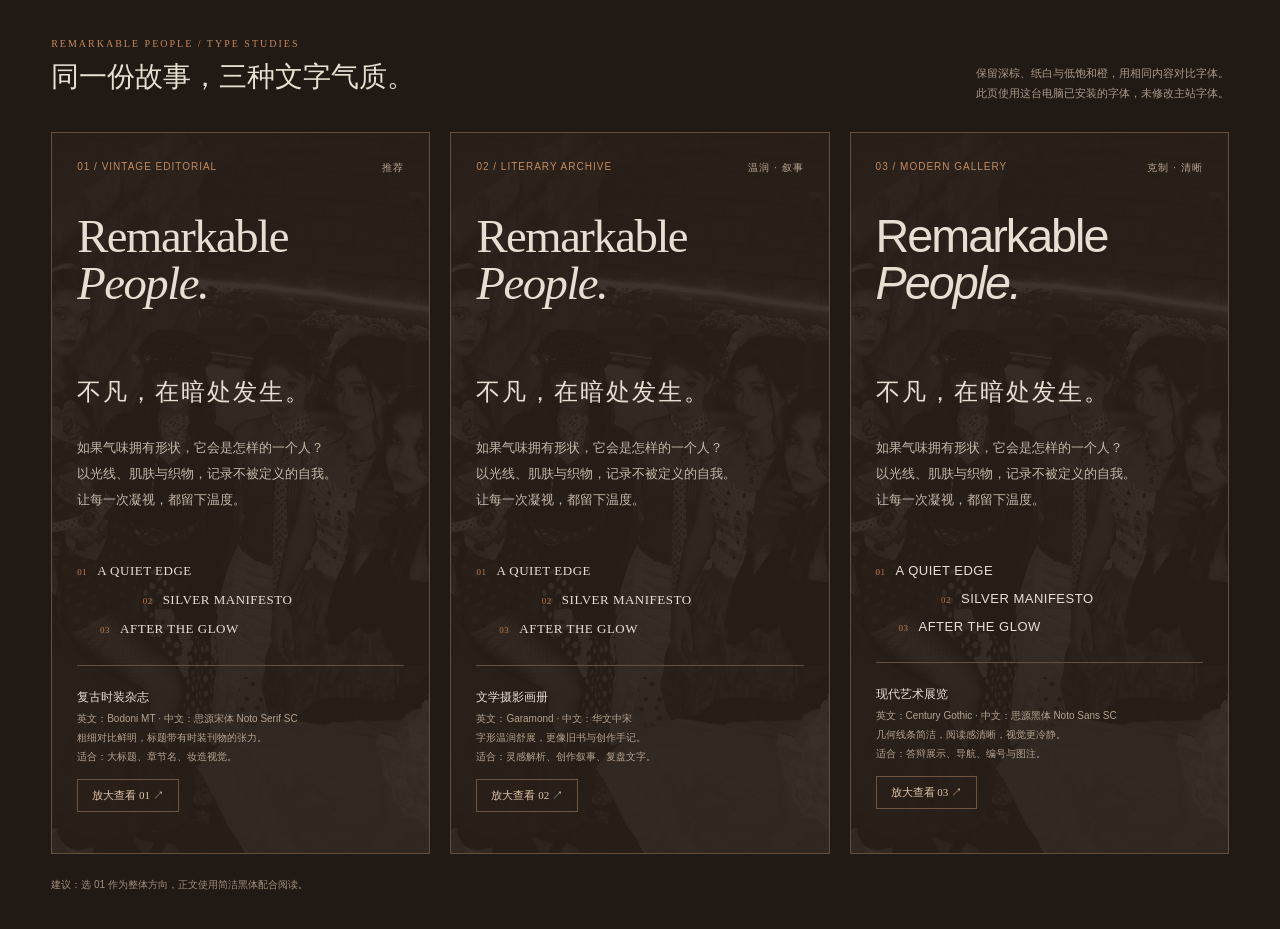
<file: font-preview.html>
<!doctype html>
<html lang="zh-CN">
<head>
  <meta charset="UTF-8"><meta name="viewport" content="width=device-width,initial-scale=1">
  <title>字体提案 / REMARKABLE PEOPLE</title>
  <style>
    *{box-sizing:border-box}body{margin:0;background:#211913;color:#e8dfd3;font:13px 'Microsoft YaHei',sans-serif}main{max-width:1700px;padding:35px 4%;margin:auto}.top{display:flex;justify-content:space-between;align-items:end;margin-bottom:28px}.top h1{font:28px Georgia;margin:8px 0}.top p{font-size:11px;color:#ab9a89;line-height:1.8;margin:0}.eyebrow{color:#c58a60;font:10px Georgia;letter-spacing:2px}.grid{display:grid;grid-template-columns:repeat(3,minmax(0,1fr));gap:20px}.proposal{position:relative;isolation:isolate;border:1px solid #64503d;background:#2b2019;padding:28px 25px;overflow:hidden}.proposal::before{content:'';position:absolute;inset:0;z-index:-1;background:url('./assets/styling-background.jpg') center/cover;filter:grayscale(1);opacity:.09}.label{display:flex;justify-content:space-between;color:#c18b61;font-size:10px;letter-spacing:1px}.label span:last-child{color:#b8a58e}.title{font:normal clamp(32px,3.65vw,60px)/1 var(--english);letter-spacing:-1.5px;min-height:138px;margin:38px 0 22px}.title em{display:block;font-weight:400}.chinese{font:400 24px/1.6 var(--chinese);letter-spacing:2px;margin:0 0 24px}.copy{font:400 13px/2 var(--chinese);color:#c4b8a8;min-height:104px;margin:0}.sample-list{margin:24px 0 28px;display:grid;gap:13px;font:13px var(--english);letter-spacing:.5px}.sample-list div:nth-child(2){margin-left:20%}.sample-list div:nth-child(3){margin-left:7%}.sample-list span{font:9px Georgia;color:#bd7950;margin-right:10px}.details{border-top:1px solid #65513d;padding-top:20px;font-size:10px;line-height:1.9;color:#b4a28f}.details strong{color:#e8dfd3;font-size:12px;font-weight:400}.a{--english:'Bodoni MT',serif;--chinese:'Noto Serif SC',serif}.b{--english:Garamond,serif;--chinese:STZhongsong,'华文中宋',serif}.c{--english:'Century Gothic',sans-serif;--chinese:'Noto Sans SC',sans-serif}.c .title{letter-spacing:-2px}.c .chinese{font-weight:300}.footer{display:flex;justify-content:space-between;margin-top:22px;color:#a38f7c;font-size:10px;line-height:1.8}button{border:1px solid #70553e;color:#dfc5a9;background:transparent;padding:8px 14px;font:11px 'Microsoft YaHei';cursor:pointer}button:hover{background:#4c3524}button:focus-visible{outline:2px solid #bd7950;outline-offset:3px}.grid.focused{grid-template-columns:minmax(0,850px);justify-content:center}.grid.focused .proposal{padding:40px 9%}.grid.focused .title{font-size:85px}.grid.focused .copy{font-size:18px;min-height:0}.grid.focused .chinese{font-size:34px}.grid.focused .sample-list{font-size:19px}[hidden]{display:none!important}@media(max-width:850px){.grid{grid-template-columns:1fr}.title{font-size:58px;min-height:0}.top,.footer{display:block}.top p{margin-top:15px}.copy{min-height:0}.grid.focused .title{font-size:60px}}
  </style>
</head>
<body><main>
  <div class="top"><div><span class="eyebrow">REMARKABLE PEOPLE / TYPE STUDIES</span><h1>同一份故事，三种文字气质。</h1></div><p>保留深棕、纸白与低饱和橙，用相同内容对比字体。<br>此页使用这台电脑已安装的字体，未修改主站字体。</p></div>
  <div class="grid" id="proposals">
    <article class="proposal a"><div class="label"><span>01 / VINTAGE EDITORIAL</span><span>推荐</span></div><h2 class="title">Remarkable<em>People.</em></h2><h3 class="chinese">不凡，在暗处发生。</h3><p class="copy">如果气味拥有形状，它会是怎样的一个人？<br>以光线、肌肤与织物，记录不被定义的自我。<br>让每一次凝视，都留下温度。</p><div class="sample-list"><div><span>01</span>A QUIET EDGE</div><div><span>02</span>SILVER MANIFESTO</div><div><span>03</span>AFTER THE GLOW</div></div><div class="details"><strong>复古时装杂志</strong><br>英文：Bodoni MT · 中文：思源宋体 Noto Serif SC<br>粗细对比鲜明，标题带有时装刊物的张力。<br>适合：大标题、章节名、妆造视觉。</div><p><button data-choice="0">放大查看 01 ↗</button></p></article>
    <article class="proposal b"><div class="label"><span>02 / LITERARY ARCHIVE</span><span>温润 · 叙事</span></div><h2 class="title">Remarkable<em>People.</em></h2><h3 class="chinese">不凡，在暗处发生。</h3><p class="copy">如果气味拥有形状，它会是怎样的一个人？<br>以光线、肌肤与织物，记录不被定义的自我。<br>让每一次凝视，都留下温度。</p><div class="sample-list"><div><span>01</span>A QUIET EDGE</div><div><span>02</span>SILVER MANIFESTO</div><div><span>03</span>AFTER THE GLOW</div></div><div class="details"><strong>文学摄影画册</strong><br>英文：Garamond · 中文：华文中宋<br>字形温润舒展，更像旧书与创作手记。<br>适合：灵感解析、创作叙事、复盘文字。</div><p><button data-choice="1">放大查看 02 ↗</button></p></article>
    <article class="proposal c"><div class="label"><span>03 / MODERN GALLERY</span><span>克制 · 清晰</span></div><h2 class="title">Remarkable<em>People.</em></h2><h3 class="chinese">不凡，在暗处发生。</h3><p class="copy">如果气味拥有形状，它会是怎样的一个人？<br>以光线、肌肤与织物，记录不被定义的自我。<br>让每一次凝视，都留下温度。</p><div class="sample-list"><div><span>01</span>A QUIET EDGE</div><div><span>02</span>SILVER MANIFESTO</div><div><span>03</span>AFTER THE GLOW</div></div><div class="details"><strong>现代艺术展览</strong><br>英文：Century Gothic · 中文：思源黑体 Noto Sans SC<br>几何线条简洁，阅读感清晰，视觉更冷静。<br>适合：答辩展示、导航、编号与图注。</div><p><button data-choice="2">放大查看 03 ↗</button></p></article>
  </div><div class="footer"><span>建议：选 01 作为整体方向，正文使用简洁黑体配合阅读。</span><button id="reset" hidden>返回三套对比</button></div>
  <script>const grid=document.getElementById('proposals');const cards=[...grid.children];const reset=document.getElementById('reset');document.querySelectorAll('[data-choice]').forEach(button=>button.addEventListener('click',()=>{grid.classList.add('focused');cards.forEach((card,index)=>card.hidden=index!==Number(button.dataset.choice));reset.hidden=false;window.scrollTo({top:0,behavior:'smooth'});}));reset.addEventListener('click',()=>{grid.classList.remove('focused');cards.forEach(card=>card.hidden=false);reset.hidden=true;});</script>
</main></body></html>
</file>
